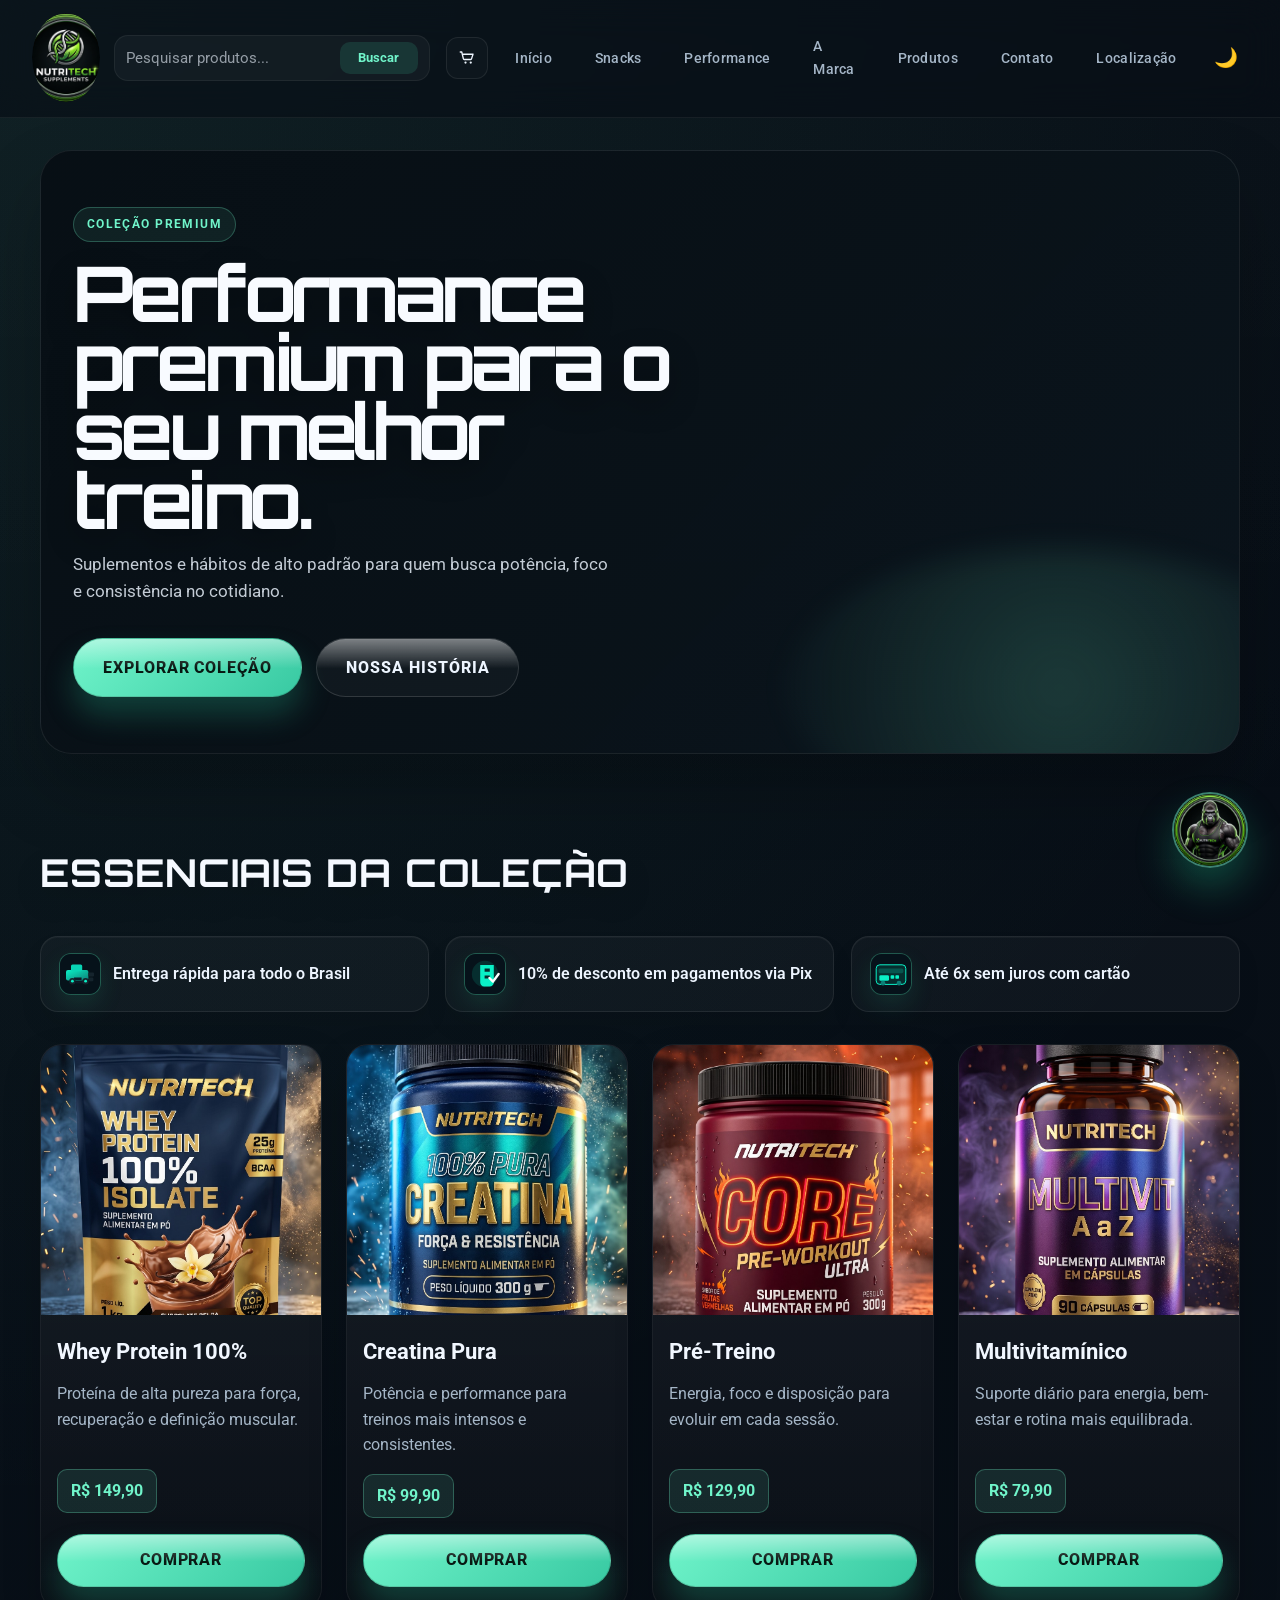
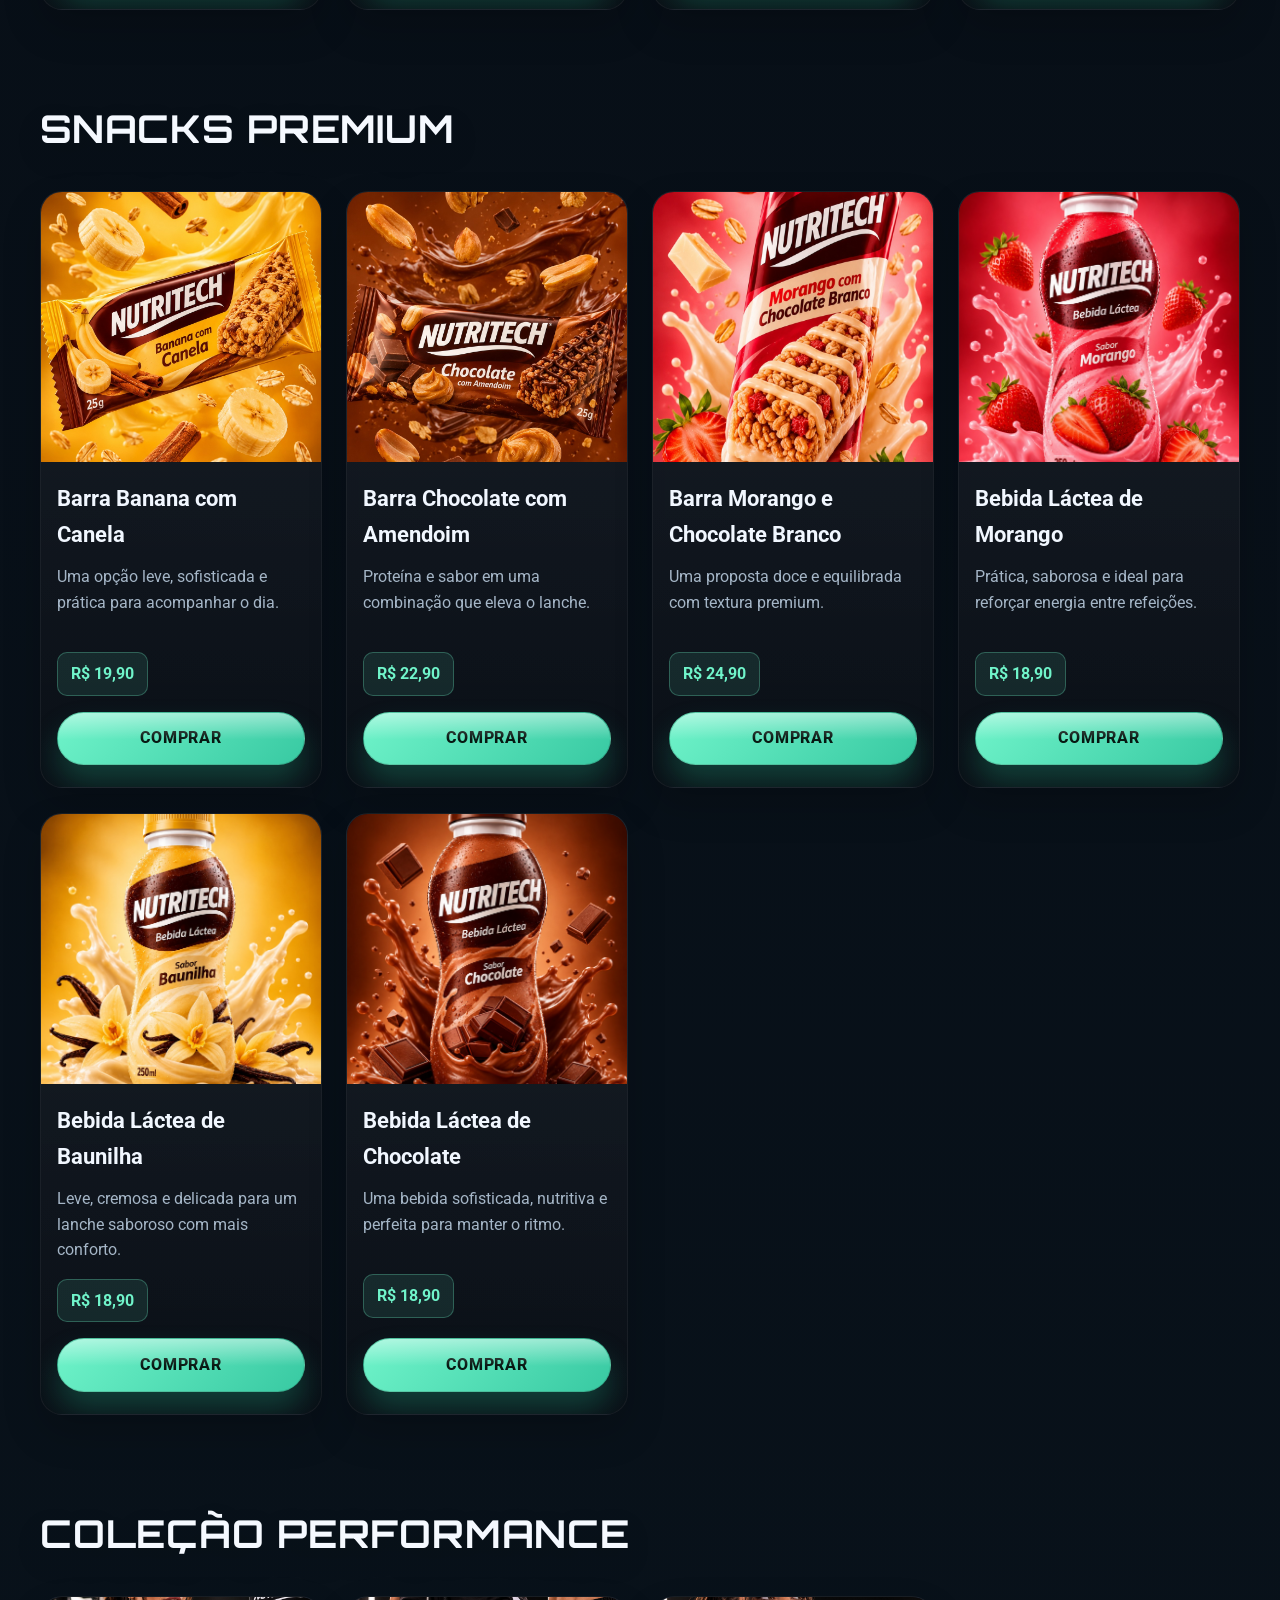
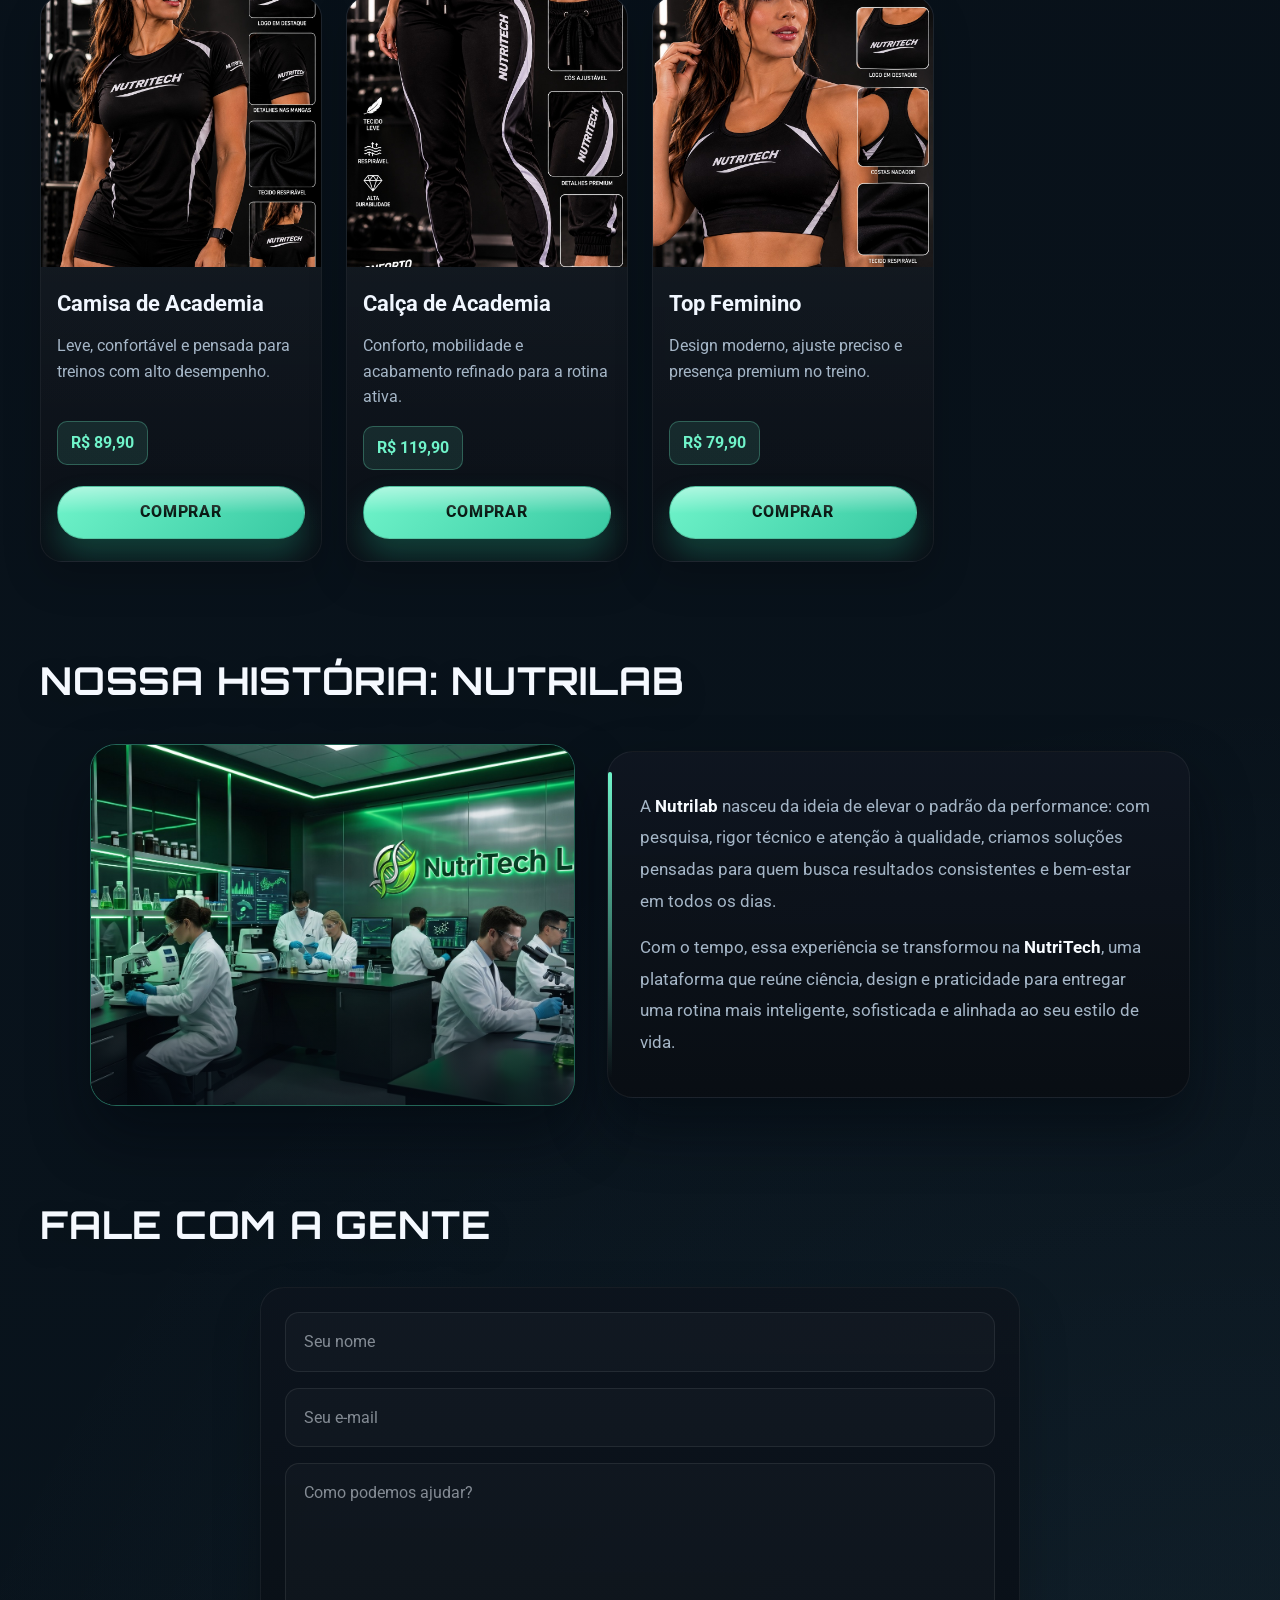
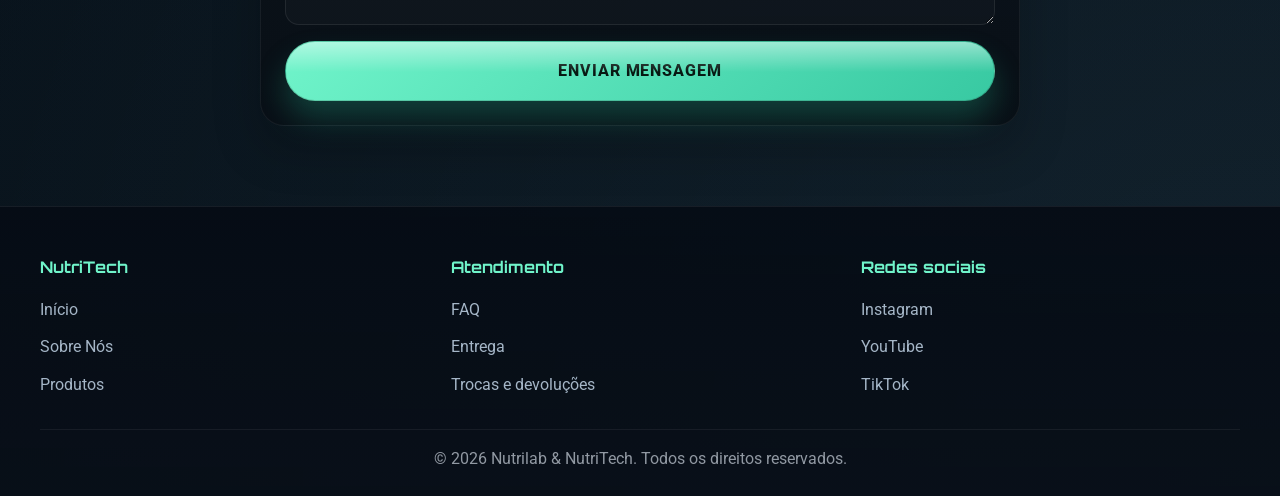
<file: index.html>
<!DOCTYPE html>
<html lang="pt-BR">
<head>
    <meta charset="UTF-8">
    <meta name="viewport" content="width=device-width, initial-scale=1.0">
    <title>NutriTech | Suplementos</title>
    <link rel="stylesheet" href="style.css">
    <link href="https://fonts.googleapis.com/css2?family=Orbitron:wght@400;700&family=Roboto:wght@300;400;700&display=swap" rel="stylesheet">
</head>
<body>
    <header>
        <div class="logo" aria-label="NutriTech logo">
            <div class="logo-mark">
                <img src="images/logo.img (2).jpeg" alt="Logo NutriTech">
            </div>
        </div>
        <div class="search-bar desktop">
            <input type="text" placeholder="Pesquisar produtos...">
            <button aria-label="Buscar">Buscar</button>
        </div>
        <nav>
            <ul class="nav-links" id="navLinks">
                <li class="search-bar mobile">
                    <input type="text" placeholder="Pesquisar...">
                    <button aria-label="Buscar">Buscar</button>
                </li>
                <li class="nav-icon-item">
                    <button class="cart-btn" aria-label="Carrinho de compras">
                        <svg viewBox="0 0 24 24" aria-hidden="true">
                            <path d="M3 4h2l2.2 9.2a1 1 0 0 0 1 .8H17a1 1 0 0 0 1-.8L20 7H7" fill="none" stroke="currentColor" stroke-width="1.8" stroke-linecap="round" stroke-linejoin="round"/>
                            <circle cx="10" cy="18" r="1.5" fill="currentColor"/>
                            <circle cx="17" cy="18" r="1.5" fill="currentColor"/>
                        </svg>
                    </button>
                </li>
                <li><a href="#inicio">Início</a></li>
                <li><a href="#snacks">Snacks</a></li>
                <li><a href="#roupas">Performance</a></li>
                <li><a href="#sobre">A Marca</a></li>
                <li><a href="#produtos">Produtos</a></li>
                <li><a href="#contato">Contato</a></li>
                <li><button class="location-btn" id="locationBtn">Localização</button></li>
                <li><button class="theme-toggle" id="themeToggle" aria-label="Alternar tema">☀️</button></li>
            </ul>
            <div class="hamburger" id="hamburger">
                <span></span>
                <span></span>
                <span></span>
            </div>
        </nav>
    </header>

    <main>
        <section id="inicio" class="hero" aria-label="Banner principal">
            <div class="hero-slides" aria-hidden="true">
                <div class="hero-slide slide-1"></div>
                <div class="hero-slide slide-2"></div>
                <div class="hero-slide slide-3"></div>
            </div>
            <div class="hero-content">
                <span class="hero-kicker">Coleção premium</span>
                <h2>Performance premium para o seu melhor treino.</h2>
                <p>Suplementos e hábitos de alto padrão para quem busca potência, foco e consistência no cotidiano.</p>
                <div class="hero-actions">
                    <a href="#produtos" class="btn-primary">Explorar coleção</a>
                    <a href="#sobre" class="btn-secondary">Nossa história</a>
                </div>
            </div>
        </section>

        <section id="produtos">
            <h2 class="section-title">Essenciais da Coleção</h2>
            <div class="benefits-strip">
                <div class="benefit-item benefit-item-1">
                    <img class="benefit-icon" src="data:image/svg+xml,%3Csvg xmlns='http://www.w3.org/2000/svg' viewBox='0 0 200 200'%3E%3Cdefs%3E%3ClinearGradient id='g' x1='0' x2='1' y1='0' y2='1'%3E%3Cstop offset='0' stop-color='%230af0c6'/%3E%3Cstop offset='1' stop-color='%230d7f77'/%3E%3C/linearGradient%3E%3C/defs%3E%3Crect width='200' height='200' rx='30' fill='%2306121a'/%3E%3Crect x='30' y='80' width='112' height='52' rx='10' fill='url(%23g)'/%3E%3Crect x='55' y='52' width='56' height='34' rx='8' fill='%2309d4b4'/%3E%3Crect x='142' y='92' width='28' height='20' rx='6' fill='%2315242d'/%3E%3Crect x='145' y='118' width='22' height='18' rx='6' fill='%2315242d'/%3E%3Cpath d='M70 118h38v12H70zm10 18h50v10H80z' fill='%230c1a28'/%3E%3Ccircle cx='62' cy='136' r='16' fill='%2315242d'/%3E%3Ccircle cx='128' cy='136' r='16' fill='%2315242d'/%3E%3Ccircle cx='62' cy='136' r='7' fill='%230af0c6'/%3E%3Ccircle cx='128' cy='136' r='7' fill='%230af0c6'/%3E%3C/svg%3E" alt="Frete grátis">
                    <span>Entrega rápida para todo o Brasil</span>
                </div>
                <div class="benefit-item benefit-item-2">
                    <img class="benefit-icon" src="data:image/svg+xml,%3Csvg xmlns='http://www.w3.org/2000/svg' viewBox='0 0 200 200'%3E%3Crect width='200' height='200' rx='30' fill='%2306121a'/%3E%3Ccircle cx='100' cy='100' r='66' fill='%230af0c6' fill-opacity='.12'/%3E%3Cpath d='M76 55v88c0 11 9 20 20 20h28c11 0 20-9 20-20V55H76zm22 18h26v16H98zm0 34h26v16H98z' fill='%230af0c6'/%3E%3Cpath d='M122 120l18 18 28-38' fill='none' stroke='%23ffffff' stroke-width='12' stroke-linecap='round' stroke-linejoin='round'/%3E%3C/svg%3E" alt="Desconto no Pix">
                    <span>10% de desconto em pagamentos via Pix</span>
                </div>
                <div class="benefit-item benefit-item-3">
                    <img class="benefit-icon" src="data:image/svg+xml,%3Csvg xmlns='http://www.w3.org/2000/svg' viewBox='0 0 200 200'%3E%3Crect width='200' height='200' rx='32' fill='%2306121a'/%3E%3Crect x='26' y='54' width='148' height='98' rx='18' fill='%230af0c6' fill-opacity='.12' stroke='%230af0c6' stroke-width='5'/%3E%3Crect x='38' y='72' width='124' height='24' rx='8' fill='%230af0c6' fill-opacity='.2'/%3E%3Crect x='42' y='106' width='48' height='28' rx='7' fill='%230af0c6'/%3E%3Crect x='98' y='106' width='18' height='18' rx='4' fill='%230af0c6'/%3E%3Crect x='122' y='106' width='18' height='18' rx='4' fill='%230af0c6'/%3E%3Ccircle cx='60' cy='146' r='12' fill='%230d7f77'/%3E%3Ccircle cx='140' cy='146' r='12' fill='%230d7f77'/%3E%3C/svg%3E" alt="Parcelamento sem juros">
                    <span>Até 6x sem juros com cartão</span>
                </div>
            </div>
            <div class="cards-container">
                <div class="card">
                    <img src="images/wheyprotein.img.jpeg" alt="Whey Protein">
                    <div class="card-content">
                        <h3>Whey Protein 100%</h3>
                        <p>Proteína de alta pureza para força, recuperação e definição muscular.</p>
                        <div class="price">R$ 149,90</div>
                        <button class="btn-buy">Comprar</button>
                    </div>
                </div>
                <div class="card">
                    <img src="images/creatina.img.jpeg" alt="Creatina">
                    <div class="card-content">
                        <h3>Creatina Pura</h3>
                        <p>Potência e performance para treinos mais intensos e consistentes.</p>
                        <div class="price">R$ 99,90</div>
                        <button class="btn-buy">Comprar</button>
                    </div>
                </div>
                <div class="card">
                    <img src="images/preworkout.img.jpeg" alt="Pré-Treino">
                    <div class="card-content">
                        <h3>Pré-Treino</h3>
                        <p>Energia, foco e disposição para evoluir em cada sessão.</p>
                        <div class="price">R$ 129,90</div>
                        <button class="btn-buy">Comprar</button>
                    </div>
                </div>
                <div class="card">
                    <img src="images/multivitaminico.img.jpeg" alt="Vitaminas">
                    <div class="card-content">
                        <h3>Multivitamínico</h3>
                        <p>Suporte diário para energia, bem-estar e rotina mais equilibrada.</p>
                        <div class="price">R$ 79,90</div>
                        <button class="btn-buy">Comprar</button>
                    </div>
                </div>
            </div>
        </section>

        <section id="snacks">
            <h2 class="section-title">Snacks Premium</h2>
            <div class="cards-container">
                <div class="card">
                    <img src="images/barra de cereal banana com canela.img.jpg" alt="Barra de cereal banana com canela">
                    <div class="card-content">
                        <h3>Barra Banana com Canela</h3>
                        <p>Uma opção leve, sofisticada e prática para acompanhar o dia.</p>
                        <div class="price">R$ 19,90</div>
                        <button class="btn-buy">Comprar</button>
                    </div>
                </div>
                <div class="card">
                    <img src="images/barra de cereal chocolate com amendoim.img.jpg" alt="Barra de cereal chocolate com amendoim">
                    <div class="card-content">
                        <h3>Barra Chocolate com Amendoim</h3>
                        <p>Proteína e sabor em uma combinação que eleva o lanche.</p>
                        <div class="price">R$ 22,90</div>
                        <button class="btn-buy">Comprar</button>
                    </div>
                </div>
                <div class="card">
                    <img src="images/Barra de cereal morango e chocolate branco.img.jpg" alt="Barra de cereal morango e chocolate branco">
                    <div class="card-content">
                        <h3>Barra Morango e Chocolate Branco</h3>
                        <p>Uma proposta doce e equilibrada com textura premium.</p>
                        <div class="price">R$ 24,90</div>
                        <button class="btn-buy">Comprar</button>
                    </div>
                </div>
                <div class="card">
                    <img src="images/bebida lactea morango.img.jpg" alt="Bebida láctea de morango">
                    <div class="card-content">
                        <h3>Bebida Láctea de Morango</h3>
                        <p>Prática, saborosa e ideal para reforçar energia entre refeições.</p>
                        <div class="price">R$ 18,90</div>
                        <button class="btn-buy">Comprar</button>
                    </div>
                </div>
                <div class="card">
                    <img src="images/bebida lactea baunilha.img.jpg" alt="Bebida láctea de baunilha">
                    <div class="card-content">
                        <h3>Bebida Láctea de Baunilha</h3>
                        <p>Leve, cremosa e delicada para um lanche saboroso com mais conforto.</p>
                        <div class="price">R$ 18,90</div>
                        <button class="btn-buy">Comprar</button>
                    </div>
                </div>
                <div class="card">
                    <img src="images/bebida lactea chocolate.img.jpg" alt="Bebida láctea de chocolate">
                    <div class="card-content">
                        <h3>Bebida Láctea de Chocolate</h3>
                        <p>Uma bebida sofisticada, nutritiva e perfeita para manter o ritmo.</p>
                        <div class="price">R$ 18,90</div>
                        <button class="btn-buy">Comprar</button>
                    </div>
                </div>
            </div>
        </section>

        <section id="roupas">
            <h2 class="section-title">Coleção Performance</h2>
            <div class="cards-container">
                <div class="card">
                    <img src="images/camisa de academia.img.jpg" alt="Camisa de academia">
                    <div class="card-content">
                        <h3>Camisa de Academia</h3>
                        <p>Leve, confortável e pensada para treinos com alto desempenho.</p>
                        <div class="price">R$ 89,90</div>
                        <button class="btn-buy">Comprar</button>
                    </div>
                </div>
                <div class="card">
                    <img src="images/calça de academia.img.jpg" alt="Calça de academia">
                    <div class="card-content">
                        <h3>Calça de Academia</h3>
                        <p>Conforto, mobilidade e acabamento refinado para a rotina ativa.</p>
                        <div class="price">R$ 119,90</div>
                        <button class="btn-buy">Comprar</button>
                    </div>
                </div>
                <div class="card">
                    <img src="images/top feminino.img.jpg" alt="Top feminino de academia">
                    <div class="card-content">
                        <h3>Top Feminino</h3>
                        <p>Design moderno, ajuste preciso e presença premium no treino.</p>
                        <div class="price">R$ 79,90</div>
                        <button class="btn-buy">Comprar</button>
                    </div>
                </div>
            </div>
        </section>

        <section id="sobre">
            <h2 class="section-title">Nossa História: Nutrilab</h2>
            <div class="sobre-grid">
                <div class="sobre-image-box">
                    <img src="images/Nutritechlab.img.jpeg" alt="Laboratório Nutrilab">
                </div>
                <div class="sobre-content">
                    <p style="margin-bottom: 15px;">A <strong>Nutrilab</strong> nasceu da ideia de elevar o padrão da performance: com pesquisa, rigor técnico e atenção à qualidade, criamos soluções pensadas para quem busca resultados consistentes e bem-estar em todos os dias.</p>
                    <p>Com o tempo, essa experiência se transformou na <strong>NutriTech</strong>, uma plataforma que reúne ciência, design e praticidade para entregar uma rotina mais inteligente, sofisticada e alinhada ao seu estilo de vida.</p>
                </div>
            </div>
        </section>

        <section id="contato">
            <h2 class="section-title">Fale com a gente</h2>
            <form class="contato-form" id="contactForm">
                <input type="text" placeholder="Seu nome" required>
                <input type="email" placeholder="Seu e-mail" required>
                <textarea placeholder="Como podemos ajudar?" rows="5" required></textarea>
                <button type="submit" class="btn-primary">Enviar mensagem</button>
            </form>
        </section>
    </main>

    <footer>
        <div class="footer-grid">
            <div class="footer-col">
                <h4>NutriTech</h4>
                <ul>
                    <li><a href="#inicio">Início</a></li>
                    <li><a href="#sobre">Sobre Nós</a></li>
                    <li><a href="#produtos">Produtos</a></li>
                </ul>
            </div>
            <div class="footer-col">
                <h4>Atendimento</h4>
                <ul>
                    <li><a href="#">FAQ</a></li>
                    <li><a href="#">Entrega</a></li>
                    <li><a href="#">Trocas e devoluções</a></li>
                </ul>
            </div>
            <div class="footer-col">
                <h4>Redes sociais</h4>
                <ul>
                    <li><a href="#">Instagram</a></li>
                    <li><a href="#">YouTube</a></li>
                    <li><a href="#">TikTok</a></li>
                </ul>
            </div>
        </div>
        <div class="footer-bottom">
            &copy; 2026 Nutrilab & NutriTech. Todos os direitos reservados.
        </div>
    </footer>

    <div id="chatbot" class="chatbot-container" aria-live="polite">
        <div class="chatbot-header">
            <span>Max • Assistente virtual</span>
            <button id="closeChat" aria-label="Fechar chat">×</button>
        </div>
        <div class="chatbot-messages" id="chatMessages"></div>
        <div class="chatbot-input">
            <input type="text" id="chatInput" placeholder="Digite sua dúvida..." aria-label="Mensagem do chatbot">
            <button id="sendChat" type="button">Enviar</button>
        </div>
    </div>
    <button id="openChat" class="open-chat-btn" aria-label="Abrir assistente virtual Max">
        <img src="images/BotMax.img.jpeg" alt="Assistente virtual Max">
    </button>

    <script src="script.js"></script>
    <script src="chatbot.js"></script>
</body>
</html>
</file>
<file: style.css>
:root {
    --bg: #060d14;
    --bg-soft: #0f1722;
    --panel: rgba(14, 21, 31, 0.88);
    --panel-strong: rgba(10, 17, 24, 0.96);
    --panel-alt: rgba(18, 27, 39, 0.94);
    --stroke: rgba(148, 163, 184, 0.18);
    --stroke-strong: rgba(99, 240, 194, 0.46);
    --text: #edf5ff;
    --muted: #a5b6c7;
    --primary: #70f4ca;
    --primary-strong: #38c9a2;
    --secondary: #9ad9ff;
    --accent: #b69cff;
    --shadow: 0 30px 60px rgba(2, 7, 12, 0.48);
    --header-bg: rgba(7, 13, 21, 0.62);
    --header-border: rgba(255, 255, 255, 0.06);
    --header-link-hover: rgba(112, 244, 202, 0.08);
    --header-link-active: rgba(112, 244, 202, 0.14);
    --header-search-bg: rgba(255, 255, 255, 0.04);
    --header-nav-text: #dfeaf8;
    --header-search-placeholder: rgba(237, 245, 255, 0.65);
    --logo-main: #f8fbff;
    --logo-accent: var(--primary);
    --surface: rgba(255,255,255,0.02);
    --surface-strong: rgba(9, 15, 22, 0.96);
    --surface-alt: rgba(15, 22, 32, 0.96);
    --chat-bg: rgba(8, 15, 22, 0.95);
    --input-bg: rgba(255,255,255,0.02);
    --bot-message: rgba(255,255,255,0.05);
}

body.light-mode {
    --bg: #edf6ff;
    --bg-soft: #f7fbff;
    --panel: rgba(255, 255, 255, 0.9);
    --panel-strong: rgba(236, 245, 255, 0.96);
    --panel-alt: rgba(255, 255, 255, 0.92);
    --stroke: rgba(15, 23, 42, 0.12);
    --stroke-strong: rgba(31, 212, 154, 0.5);
    --text: #17212d;
    --muted: #4d5f74;
    --primary: #1cb98f;
    --primary-strong: #159f7f;
    --secondary: #2ca5d9;
    --accent: #6e5ce7;
    --shadow: 0 24px 52px rgba(15, 23, 42, 0.12);
    --header-bg: rgba(237, 246, 255, 0.54);
    --header-border: rgba(15, 23, 42, 0.06);
    --header-link-hover: rgba(28, 185, 143, 0.08);
    --header-link-active: rgba(28, 185, 143, 0.12);
    --header-search-bg: rgba(248, 250, 252, 0.72);
    --header-nav-text: #1f2d3d;
    --header-search-placeholder: rgba(23, 33, 45, 0.58);
    --logo-main: #111827;
    --logo-accent: var(--primary-strong);
    --heading-color: #111827;
    --hero-title-color: #f8fbff;
    --section-title-color: #111827;
    background:
        radial-gradient(circle at top left, rgba(28, 185, 143, 0.12), transparent 28%),
        radial-gradient(circle at bottom right, rgba(44, 165, 217, 0.10), transparent 26%),
        linear-gradient(180deg, #edf6ff 0%, #f5f9ff 100%);
    color: var(--text);
}

body.light-mode header,
body.light-mode .nav-links,
body.light-mode .search-bar,
body.light-mode .cart-btn,
body.light-mode .location-btn,
body.light-mode .theme-toggle,
body.light-mode .benefit-item,
body.light-mode .card,
body.light-mode .sobre-content,
body.light-mode .contato-form,
body.light-mode footer,
body.light-mode .chatbot-container,
body.light-mode .chatbot-header,
body.light-mode .chatbot-messages,
body.light-mode .chatbot-input {
    box-shadow: none;
}

body.light-mode header {
    background: linear-gradient(180deg, rgba(255,255,255,0.18), rgba(237,246,255,0.74));
    border-bottom: 1px solid var(--header-border);
    backdrop-filter: blur(18px);
    -webkit-backdrop-filter: blur(18px);
    box-shadow: none;
}

body.light-mode .logo {
    gap: 0.45rem;
}

body.light-mode .logo-mark {
    background: rgba(28, 185, 143, 0.08);
    border-color: rgba(28, 185, 143, 0.18);
    box-shadow: none;
}

body.light-mode .logo h1,
body.light-mode .tech-text {
    color: var(--logo-main);
    text-shadow: none;
}

body.light-mode .tech-text {
    color: var(--logo-accent);
}

body.light-mode .section-title,
body.light-mode .card-content h3,
body.light-mode .footer-col h4,
body.light-mode .sobre-content strong,
body.light-mode .sobre-content p strong,
body.light-mode .logo h1,
body.light-mode .tech-text,
body.light-mode strong,
body.light-mode b {
    color: var(--heading-color);
}

body.light-mode header,
body.light-mode .nav-links {
    background: transparent;
    border-color: transparent;
}

body.light-mode .nav-links {
    background: transparent;
    border: 0;
    box-shadow: none;
}

body.light-mode .nav-links a,
body.light-mode .location-btn,
body.light-mode .theme-toggle {
    color: var(--header-nav-text);
    background: transparent;
    border-color: transparent;
}

body.light-mode .nav-links a:hover,
body.light-mode .location-btn:hover,
body.light-mode .theme-toggle:hover,
body.light-mode .nav-links a.active {
    color: var(--header-nav-text);
    background: rgba(28, 185, 143, 0.08);
    border-color: rgba(28, 185, 143, 0.14);
}

body.light-mode .search-bar {
    background: var(--header-search-bg);
    border: 1px solid var(--header-border);
    box-shadow: none;
}

body.light-mode .search-bar input::placeholder,
body.light-mode .contato-form input::placeholder,
body.light-mode .contato-form textarea::placeholder,
body.light-mode .chatbot-input input::placeholder {
    color: var(--header-search-placeholder);
}

body.light-mode .hero {
    background: linear-gradient(135deg, rgba(11, 18, 26, 0.96), rgba(18, 27, 38, 0.9));
    border-color: rgba(28, 185, 143, 0.2);
    box-shadow: 0 30px 60px rgba(15, 23, 42, 0.08);
}

body.light-mode .hero-content h2,
body.light-mode .hero-content p {
    color: var(--hero-title-color);
    text-shadow: 0 12px 30px rgba(0, 0, 0, 0.32);
}

body.light-mode .card {
    background: linear-gradient(180deg, rgba(255,255,255,0.94), rgba(240,246,255,0.96));
    border-color: rgba(15, 23, 42, 0.08);
    box-shadow: 0 18px 32px rgba(15, 23, 42, 0.08);
}

body.light-mode .card::before {
    background: linear-gradient(180deg, rgba(28, 185, 143, 0.12), transparent 34%, transparent);
}

body.light-mode .card-content {
    background: transparent;
}

body.light-mode .card-content p,
body.light-mode .card-content h3,
body.light-mode .price,
body.light-mode .footer-col a,
body.light-mode .footer-bottom,
body.light-mode .contato-form,
body.light-mode .contato-form input,
body.light-mode .contato-form textarea {
    color: var(--text);
}

body.light-mode .sobre-content {
    background: linear-gradient(180deg, rgba(255,255,255,0.94), rgba(244,248,252,0.98));
    border-color: rgba(15, 23, 42, 0.08);
    box-shadow: 0 18px 38px rgba(15, 23, 42, 0.08);
}

body.light-mode .sobre-content p,
body.light-mode .sobre-content strong,
body.light-mode .sobre-content p strong {
    color: var(--heading-color);
}

body.light-mode .sobre-content p {
    color: var(--text);
}

body.light-mode .contato-form {
    background: linear-gradient(180deg, rgba(255,255,255,0.9), rgba(245,248,252,0.96));
    border-color: rgba(15, 23, 42, 0.08);
    box-shadow: 0 22px 48px rgba(15, 23, 42, 0.08);
}

body.light-mode .contato-form input,
body.light-mode .contato-form textarea {
    background: rgba(15, 23, 42, 0.03);
    border-color: rgba(15, 23, 42, 0.08);
    color: var(--text);
}

body.light-mode .contato-form input::placeholder,
body.light-mode .contato-form textarea::placeholder {
    color: rgba(23, 33, 45, 0.58);
}

body.light-mode footer {
    background: linear-gradient(180deg, rgba(245,249,255,0.96), rgba(232,239,248,0.98));
    border-top-color: rgba(15, 23, 42, 0.08);
}

body.light-mode .footer-col h4,
body.light-mode .footer-col a,
body.light-mode .footer-bottom {
    color: var(--heading-color);
}

body.light-mode .footer-col a {
    color: var(--muted);
}

body.light-mode .footer-col a:hover {
    color: var(--text);
}

body.light-mode .footer-bottom {
    color: rgba(23, 33, 45, 0.72);
    border-top-color: rgba(15, 23, 42, 0.08);
}

body.light-mode .theme-toggle {
    color: var(--header-nav-text);
}

body.light-mode .theme-toggle:hover {
    color: var(--header-nav-text);
}

body.light-mode .search-bar button {
    background: rgba(28, 185, 143, 0.12);
    color: var(--header-nav-text);
}

body.light-mode .btn-secondary {
    border-color: rgba(15, 23, 42, 0.12);
    background: rgba(255,255,255,0.9);
    color: #101b2b;
}

body.light-mode .nav-links a:hover::after,
body.light-mode .location-btn:hover::after,
body.light-mode .theme-toggle:hover::after {
    opacity: 1;
    transform: scaleX(1);
}

body.light-mode .nav-links a:hover::after,
body.light-mode .location-btn:hover::after,
body.light-mode .theme-toggle:hover::after {
    opacity: 1;
    transform: scaleX(1);
}

body.light-mode .chatbot-container,
body.light-mode .chatbot-header,
body.light-mode .chatbot-messages,
body.light-mode .chatbot-input {
    color: var(--text);
}

body.light-mode .message.bot {
    background: rgba(15, 23, 42, 0.05);
}

body.light-mode .message.user {
    background: rgba(28, 185, 143, 0.1);
    color: #0d4a3d;
}

* {
    box-sizing: border-box;
}

html {
    scroll-behavior: smooth;
}

body {
    margin: 0;
    font-family: 'Roboto', sans-serif;
    background:
        radial-gradient(circle at top left, rgba(99, 240, 194, 0.08), transparent 28%),
        radial-gradient(circle at bottom right, rgba(136, 216, 255, 0.08), transparent 26%),
        linear-gradient(180deg, #070d15 0%, #09141d 100%);
    color: var(--text);
    line-height: 1.6;
    transition: background-color 0.25s ease, color 0.25s ease;
}

body::before {
    content: "";
    position: fixed;
    inset: 0;
    background: linear-gradient(180deg, rgba(255,255,255,0.015), rgba(0,0,0,0));
    pointer-events: none;
    z-index: 0;
}

img {
    display: block;
    max-width: 100%;
}

button,
input,
textarea {
    font: inherit;
}

a {
    color: inherit;
    text-decoration: none;
}

header {
    position: sticky;
    top: 0;
    z-index: 30;
    display: flex;
    align-items: center;
    justify-content: space-between;
    gap: 1rem;
    padding: 0.85rem 2rem;
    background: var(--header-bg);
    backdrop-filter: blur(18px);
    -webkit-backdrop-filter: blur(18px);
    border-bottom: 1px solid var(--header-border);
    box-shadow: none;
}

.logo {
    display: flex;
    align-items: center;
    gap: 0;
    font-family: 'Orbitron', sans-serif;
    letter-spacing: 0.12em;
    min-width: 0;
}

.logo-mark {
    display: flex;
    align-items: center;
    justify-content: center;
    width: clamp(68px, 7vw, 90px);
    min-width: 68px;
    height: clamp(68px, 7vw, 90px);
    padding: 0;
    border-radius: 50%;
    background: transparent;
    border: 0;
    box-shadow: none;
    overflow: hidden;
    transform: translateY(-1px);
}

.logo-mark img {
    width: 100%;
    height: 100%;
    display: block;
    object-fit: cover;
    background: transparent;
    border-radius: 50%;
    filter: none;
}

body.light-mode .logo-mark img {
    filter: drop-shadow(0 8px 14px rgba(15, 23, 42, 0.12));
}

.logo-text {
    display: none;
}

body.light-mode .logo-mark {
    background: transparent;
    border: 0;
    box-shadow: none;
    overflow: hidden;
}

.search-bar {
    display: flex;
    align-items: center;
    gap: 0.5rem;
    width: min(420px, 100%);
    min-width: 260px;
    min-height: 40px;
    padding: 0.38rem 0.7rem;
    border-radius: 14px;
    border: 1px solid var(--header-border);
    background: var(--header-search-bg);
    box-shadow: none;
}

.search-bar.mobile {
    display: none;
}

.search-bar input {
    flex: 1;
    min-width: 0;
    background: transparent;
    border: 0;
    color: var(--text);
    outline: none;
    padding: 0.2rem 0;
    font-size: 0.95rem;
}

.search-bar input::placeholder {
    color: rgba(237, 245, 255, 0.6);
}

.search-bar button {
    border: 0;
    background: rgba(77, 242, 189, 0.12);
    color: var(--primary);
    border-radius: 10px;
    min-width: 78px;
    height: 32px;
    padding: 0.25rem 0.75rem;
    cursor: pointer;
    transition: all 0.25s ease;
    font-size: 0.8rem;
    font-weight: 700;
}

.search-bar button:hover {
    background: rgba(77, 242, 189, 0.2);
    transform: translateY(-1px);
}

nav {
    display: flex;
    align-items: center;
    gap: 1rem;
}

.nav-links {
    display: flex;
    align-items: center;
    gap: 0.75rem;
    list-style: none;
    margin: 0;
    padding: 0;
    background: transparent;
    border: 0;
    box-shadow: none;
}

.nav-links li {
    display: flex;
    align-items: center;
}

.nav-links a,
.location-btn,
.theme-toggle {
    position: relative;
    color: var(--muted);
    border-radius: 999px;
    padding: 0.62rem 0.9rem;
    font-size: 0.9rem;
    transition: background-color 0.2s ease, color 0.2s ease, border-color 0.2s ease, transform 0.2s ease;
    letter-spacing: 0.02em;
    font-weight: 500;
    border: 1px solid transparent;
    background: transparent;
}

.nav-icon-item {
    display: flex;
    align-items: center;
}

.cart-btn {
    display: inline-flex;
    align-items: center;
    justify-content: center;
    width: 42px;
    height: 42px;
    border: 1px solid rgba(255,255,255,0.08);
    border-radius: 12px;
    background: rgba(255,255,255,0.02);
    color: var(--text);
    cursor: pointer;
    transition: all 0.25s ease;
    padding: 0;
}

body.light-mode .cart-btn {
    background: rgba(255,255,255,0.45);
    border-color: rgba(15, 23, 42, 0.08);
}

.cart-btn svg {
    width: 18px;
    height: 18px;
}

.cart-btn:hover {
    background: rgba(77, 242, 189, 0.08);
    border-color: rgba(77, 242, 189, 0.2);
    color: var(--primary);
    transform: translateY(-1px);
}

.nav-links a::after,
.location-btn::after,
.theme-toggle::after {
    content: "";
    position: absolute;
    left: 0.8rem;
    right: 0.8rem;
    bottom: 0.35rem;
    height: 2px;
    border-radius: 999px;
    background: linear-gradient(90deg, transparent, var(--primary), transparent);
    opacity: 0;
    transform: scaleX(0.7);
    transition: opacity 0.2s ease, transform 0.2s ease;
}

.nav-links a:hover,
.location-btn:hover,
.theme-toggle:hover {
    color: var(--text);
    background: var(--header-link-hover);
    border-color: rgba(112, 244, 202, 0.12);
}

.nav-links a:hover::after,
.location-btn:hover::after,
.theme-toggle:hover::after {
    opacity: 1;
    transform: scaleX(1);
}

.location-btn,
.theme-toggle {
    border: 1px solid transparent;
    background: transparent;
    cursor: pointer;
}

.theme-toggle {
    display: inline-flex;
    align-items: center;
    justify-content: center;
    width: 44px;
    height: 44px;
    padding: 0;
    border-radius: 50%;
    font-size: 1.2rem;
    background: transparent;
    border-color: transparent;
}

.hamburger {
    display: none;
    flex-direction: column;
    gap: 0.3rem;
    width: 30px;
    cursor: pointer;
}

.hamburger span {
    width: 100%;
    height: 3px;
    border-radius: 999px;
    background: linear-gradient(90deg, var(--primary), var(--secondary));
}

main {
    position: relative;
    z-index: 1;
    width: min(1200px, calc(100% - 32px));
    margin: 0 auto;
}

.hero {
    position: relative;
    display: flex;
    align-items: center;
    min-height: 560px;
    padding: 2rem;
    margin-top: 2rem;
    border-radius: 32px;
    overflow: hidden;
    border: 1px solid rgba(255,255,255,0.08);
    box-shadow: 0 35px 70px rgba(0,0,0,0.22);
    background: linear-gradient(135deg, rgba(7,14,20,0.96), rgba(12,22,30,0.9));
}

body.light-mode .hero {
    background: linear-gradient(135deg, rgba(255,255,255,0.9), rgba(214, 233, 255, 0.9));
    border-color: rgba(31, 212, 154, 0.28);
}

.hero-slides {
    position: absolute;
    inset: 0;
}

.hero-slide {
    position: absolute;
    inset: 0;
    background-size: cover;
    background-position: center;
    opacity: 0;
    animation: heroSlide 18s infinite;
    transform: scale(1.05);
}

.hero-slide.slide-1 {
    background-image: linear-gradient(120deg, rgba(7, 13, 19, 0.8), rgba(9, 14, 21, 0.72)),
        url('https://images.unsplash.com/photo-1517836357463-d25dfeac3438?auto=format&fit=crop&w=1400&q=80');
    animation-delay: 0s;
}

.hero-slide.slide-2 {
    background-image: linear-gradient(120deg, rgba(7, 13, 19, 0.8), rgba(9, 14, 21, 0.72)),
        url('https://images.unsplash.com/photo-1534438327276-14e5300c3a48?auto=format&fit=crop&w=1400&q=80');
    animation-delay: 6s;
}

.hero-slide.slide-3 {
    background-image: linear-gradient(120deg, rgba(7, 13, 19, 0.8), rgba(9, 14, 21, 0.72)),
        url('https://images.unsplash.com/photo-1571019613454-1cb2f99b2d8b?auto=format&fit=crop&w=1400&q=80');
    animation-delay: 12s;
}

.hero::before {
    content: "";
    position: absolute;
    right: -8%;
    bottom: -12%;
    width: 46%;
    height: 46%;
    border-radius: 50%;
    background: radial-gradient(circle, rgba(112, 244, 202, 0.18), rgba(112, 244, 202, 0));
    filter: blur(14px);
}

.hero::after {
    content: "";
    position: absolute;
    inset: 0;
    background: linear-gradient(135deg, rgba(9, 15, 22, 0.22), rgba(9, 15, 22, 0.04));
    pointer-events: none;
}

.hero-content {
    position: relative;
    z-index: 1;
    max-width: 620px;
    padding: 1.5rem 0;
}

.hero-kicker {
    display: inline-flex;
    align-items: center;
    gap: 0.45rem;
    margin-bottom: 1rem;
    padding: 0.45rem 0.8rem;
    border-radius: 999px;
    border: 1px solid rgba(112, 244, 202, 0.26);
    background: rgba(112, 244, 202, 0.08);
    color: var(--primary);
    letter-spacing: 0.12em;
    font-size: 0.74rem;
    font-weight: 700;
    text-transform: uppercase;
}

.hero-content h2 {
    margin: 0 0 1rem;
    font-family: 'Orbitron', sans-serif;
    font-size: clamp(2.4rem, 6vw, 5.6rem);
    line-height: 0.9;
    letter-spacing: -0.06em;
    color: var(--hero-title-color, #f8fbff);
    text-shadow: 0 12px 30px rgba(0, 0, 0, 0.32);
}

.hero-content p {
    margin: 0 0 2rem;
    font-size: 1.08rem;
    color: rgba(237, 245, 255, 0.82);
    max-width: 540px;
}

.hero-actions {
    display: flex;
    flex-wrap: wrap;
    gap: 0.9rem;
    align-items: center;
}

.btn-primary,
.btn-secondary,
.btn-buy {
    position: relative;
    display: inline-flex;
    align-items: center;
    justify-content: center;
    border-radius: 999px;
    font-weight: 800;
    text-transform: uppercase;
    letter-spacing: 0.06em;
    cursor: pointer;
    transition: transform 0.25s ease, box-shadow 0.25s ease, filter 0.25s ease, border-color 0.25s ease;
    overflow: hidden;
}

.btn-primary,
.btn-buy {
    border: 1px solid rgba(12, 25, 18, 0.18);
    background: linear-gradient(135deg, var(--primary), var(--primary-strong));
    color: #071812;
    box-shadow: 0 18px 30px rgba(38, 197, 153, 0.26);
}

.btn-secondary {
    border: 1px solid rgba(255,255,255,0.14);
    background: rgba(255,255,255,0.03);
    color: var(--text);
    box-shadow: inset 0 1px 0 rgba(255,255,255,0.04);
}

.btn-primary,
.btn-secondary {
    padding: 1rem 1.8rem;
}

.btn-primary::before,
.btn-secondary::before,
.btn-buy::before {
    content: "";
    position: absolute;
    inset: 0;
    background: linear-gradient(180deg, rgba(255,255,255,0.5), rgba(255,255,255,0) 52%);
    opacity: 0.9;
    pointer-events: none;
}

.btn-primary:hover,
.btn-secondary:hover,
.btn-buy:hover {
    transform: translateY(-2px) scale(1.01);
    box-shadow: 0 22px 36px rgba(38, 197, 153, 0.36);
    filter: brightness(1.04);
}

.btn-secondary:hover {
    border-color: rgba(255,255,255,0.22);
}

#produtos,
#snacks,
#roupas,
#sobre,
#contato {
    padding: 5.5rem 0 0;
}

.section-title {
    margin: 0 0 2rem;
    font-family: 'Orbitron', sans-serif;
    font-size: clamp(2rem, 3vw, 2.8rem);
    color: var(--section-title-color, #f5f9ff);
    letter-spacing: 0.02em;
    text-transform: uppercase;
    text-shadow: 0 12px 28px rgba(0,0,0,0.18);
}

.benefits-strip {
    display: grid;
    grid-template-columns: repeat(3, minmax(0, 1fr));
    gap: 1rem;
    margin: 0 0 2rem;
}

.benefit-item {
    display: flex;
    align-items: center;
    gap: 0.8rem;
    padding: 1rem 1.1rem;
    border-radius: 18px;
    background: rgba(255,255,255,0.03);
    border: 1px solid rgba(255,255,255,0.08);
    color: var(--text);
    font-weight: 600;
    box-shadow: inset 0 1px 0 rgba(255,255,255,0.03), 0 14px 22px rgba(0,0,0,0.08);
    opacity: 0;
    transform: translateY(18px);
    animation: benefitRise 0.7s ease forwards;
    transition: transform 0.28s ease, border-color 0.28s ease, box-shadow 0.28s ease;
}

.benefit-item:hover {
    transform: translateY(-4px) scale(1.01);
    border-color: rgba(112, 244, 202, 0.28);
    box-shadow: 0 18px 28px rgba(0,0,0,0.18);
}

.benefit-item-1 { animation-delay: 0.1s; }
.benefit-item-2 { animation-delay: 0.2s; }
.benefit-item-3 { animation-delay: 0.3s; }

.benefit-icon {
    display: block;
    width: 42px;
    height: 42px;
    border-radius: 12px;
    object-fit: cover;
    background: rgba(77, 242, 189, 0.12);
    border: 1px solid rgba(77, 242, 189, 0.2);
    box-shadow: 0 10px 24px rgba(31, 212, 154, 0.12);
    transition: transform 0.35s ease, filter 0.35s ease;
}

.benefit-item:hover .benefit-icon {
    transform: scale(1.08);
    filter: saturate(1.15);
}

.cards-container {
    display: grid;
    grid-template-columns: repeat(4, minmax(0, 1fr));
    gap: 1.5rem;
}

.card {
    position: relative;
    display: flex;
    flex-direction: column;
    overflow: hidden;
    border-radius: 22px;
    background: linear-gradient(180deg, rgba(18, 24, 34, 0.92), rgba(10, 16, 22, 0.96));
    border: 1px solid rgba(255,255,255,0.06);
    box-shadow: 0 18px 38px rgba(0,0,0,0.18);
    transition: transform 0.28s ease, border-color 0.28s ease, box-shadow 0.28s ease, filter 0.28s ease;
    will-change: transform;
}

.card::before {
    content: "";
    position: absolute;
    inset: 0;
    background: linear-gradient(180deg, rgba(112,244,202,0.10), transparent 34%, transparent);
    opacity: 0;
    transition: opacity 0.25s ease;
}

.card:hover {
    transform: translateY(-8px) scale(1.015);
    border-color: rgba(112, 244, 202, 0.48);
    box-shadow: 0 26px 60px rgba(0, 0, 0, 0.34);
    filter: brightness(1.04);
}

.card:hover::before {
    opacity: 1;
}

.card img {
    width: 100%;
    height: 270px;
    object-fit: cover;
    transition: transform 0.35s ease, filter 0.35s ease;
}

.card:hover img {
    transform: scale(1.06);
    filter: saturate(1.12);
}

.card-content {
    position: relative;
    z-index: 1;
    display: flex;
    flex: 1;
    flex-direction: column;
    padding: 1.2rem 1rem 1.4rem;
    background: linear-gradient(180deg, rgba(255,255,255,0.02), transparent);
}

.card-content h3 {
    margin: 0 0 0.7rem;
    font-size: 1.4rem;
    color: var(--heading-color, #f1f7ff);
}

.card-content p {
    margin: 0 0 1rem;
    color: var(--muted);
    min-height: 72px;
}

.price {
    display: inline-flex;
    align-items: center;
    align-self: flex-start;
    margin-bottom: 1rem;
    padding: 0.5rem 0.8rem;
    border-radius: 10px;
    background: rgba(112, 244, 202, 0.1);
    border: 1px solid rgba(112, 244, 202, 0.28);
    color: var(--primary);
    font-weight: 700;
}

.btn-buy {
    width: 100%;
    padding: 0.8rem 1rem;
    margin-top: auto;
    border: 1px solid rgba(12, 25, 18, 0.18);
    background: linear-gradient(135deg, var(--primary), var(--primary-strong));
}

.sobre-grid {
    display: grid;
    grid-template-columns: minmax(0, 1fr) minmax(0, 1.2fr);
    gap: 2rem;
    align-items: center;
    max-width: 1100px;
    width: 100%;
    margin: 0 auto;
}

.sobre-image-box {
    position: relative;
    min-height: 360px;
    border-radius: 26px;
    overflow: hidden;
    border: 1px solid rgba(77, 242, 189, 0.38);
    background: rgba(10, 17, 25, 0.8);
    box-shadow: var(--shadow);
}

.sobre-image-box::after {
    content: "";
    position: absolute;
    inset: auto 0 0 0;
    height: 42%;
    background: linear-gradient(180deg, transparent, rgba(5, 11, 20, 0.72));
}

.sobre-image-box img {
    width: 100%;
    height: 100%;
    min-height: 360px;
    object-fit: cover;
    display: block;
}

.sobre-content {
    position: relative;
    background: linear-gradient(180deg, rgba(15, 22, 32, 0.96), rgba(9, 14, 20, 0.98));
    border: 1px solid rgba(255,255,255,0.06);
    border-radius: 26px;
    padding: 2.4rem 2rem;
    box-shadow: var(--shadow);
}

.sobre-content::before {
    content: "";
    position: absolute;
    left: 0;
    top: 1.2rem;
    bottom: 1.2rem;
    width: 4px;
    border-radius: 999px;
    background: linear-gradient(180deg, var(--primary), transparent);
}

.sobre-content p {
    margin: 0 0 1.2rem;
    color: var(--muted);
    line-height: 1.9;
    font-size: 1.04rem;
}

.sobre-content p:last-child {
    margin-bottom: 0;
}

.sobre-content strong {
    color: var(--heading-color, #f7fbff);
}

.contato-form {
    max-width: 760px;
    margin: 0 auto;
    display: grid;
    gap: 1rem;
    padding: 1.5rem;
    border-radius: 24px;
    background: linear-gradient(180deg, rgba(13, 20, 29, 0.92), rgba(9, 15, 22, 0.96));
    border: 1px solid rgba(255,255,255,0.06);
    box-shadow: 0 22px 48px rgba(0,0,0,0.22);
}

.contato-form input,
.contato-form textarea {
    width: 100%;
    background: rgba(255,255,255,0.025);
    border: 1px solid rgba(255,255,255,0.08);
    border-radius: 14px;
    color: var(--text);
    padding: 1rem 1.1rem;
    resize: vertical;
    transition: all 0.25s ease;
}

.contato-form input::placeholder,
.contato-form textarea::placeholder {
    color: rgba(237,245,255,0.52);
}

.contato-form input:focus,
.contato-form textarea:focus {
    outline: none;
    border-color: rgba(77, 242, 189, 0.7);
    box-shadow: 0 0 0 4px rgba(77, 242, 189, 0.12);
    transform: translateY(-1px);
}

footer {
    margin-top: 5rem;
    padding: 3rem 2rem 1.5rem;
    background: linear-gradient(180deg, rgba(5, 11, 20, 0.9), rgba(8, 15, 24, 0.96));
    border-top: 1px solid rgba(255,255,255,0.06);
}

.footer-grid {
    width: min(1200px, 100%);
    margin: 0 auto 2rem;
    display: grid;
    grid-template-columns: repeat(3, minmax(0, 1fr));
    gap: 2rem;
}

.footer-col h4 {
    margin: 0 0 1rem;
    font-family: 'Orbitron', sans-serif;
    color: var(--primary);
}

.footer-col ul {
    margin: 0;
    padding: 0;
    list-style: none;
    display: grid;
    gap: 0.75rem;
}

.footer-col a {
    color: var(--muted);
    transition: color 0.2s ease;
}

.footer-col a:hover {
    color: var(--text);
}

.footer-bottom {
    width: min(1200px, 100%);
    margin: 0 auto;
    padding-top: 1rem;
    border-top: 1px solid rgba(255,255,255,0.06);
    text-align: center;
    color: rgba(237,245,255,0.6);
}

.chatbot-container {
    position: fixed;
    right: 2rem;
    bottom: 2rem;
    z-index: 40;
    display: none;
    flex-direction: column;
    width: min(360px, calc(100vw - 2rem));
    border-radius: 22px 22px 18px 18px;
    overflow: hidden;
    background: var(--surface-strong);
    border: 1px solid rgba(77, 242, 189, 0.28);
    box-shadow: 0 26px 60px rgba(0,0,0,0.34);
}

.chatbot-container.active {
    display: flex;
}

.chatbot-header {
    display: flex;
    align-items: center;
    justify-content: space-between;
    padding: 0.9rem 1rem;
    background: linear-gradient(180deg, rgba(18, 27, 39, 1), rgba(14, 20, 29, 1));
    color: var(--primary);
    font-weight: 700;
}

.chatbot-header button {
    border: 0;
    background: transparent;
    color: var(--text);
    cursor: pointer;
    font-size: 1rem;
}

.chatbot-messages {
    display: flex;
    flex-direction: column;
    gap: 0.8rem;
    max-height: 260px;
    padding: 1rem;
    overflow-y: auto;
    background: var(--chat-bg);
}

.message {
    max-width: 85%;
    padding: 0.8rem 0.9rem;
    border-radius: 14px;
    line-height: 1.5;
}

.message.bot {
    align-self: flex-start;
    background: var(--bot-message);
    color: var(--text);
}

.message.user {
    align-self: flex-end;
    background: rgba(77, 242, 189, 0.12);
    color: #dffcf2;
}

.chatbot-input {
    display: flex;
    gap: 0.5rem;
    padding: 0.8rem 1rem 1rem;
    background: var(--surface-strong);
}

.chatbot-input input {
    flex: 1;
    background: var(--input-bg);
    border: 1px solid rgba(255,255,255,0.08);
    border-radius: 12px;
    color: var(--text);
    padding: 0.7rem 0.8rem;
}

.chatbot-input button {
    border: 1px solid rgba(12, 25, 18, 0.18);
    border-radius: 12px;
    padding: 0.75rem 1rem;
    background: linear-gradient(135deg, var(--primary), var(--primary-strong));
    color: #071812;
    font-weight: 800;
    cursor: pointer;
}

.open-chat-btn {
    position: fixed;
    right: 2rem;
    bottom: 2rem;
    z-index: 35;
    display: inline-flex;
    align-items: center;
    justify-content: center;
    width: 76px;
    height: 76px;
    padding: 0;
    border: 2px solid rgba(112, 244, 202, 0.5);
    border-radius: 50%;
    background: linear-gradient(135deg, rgba(7, 17, 24, 0.96), rgba(10, 20, 26, 0.96));
    cursor: pointer;
    box-shadow: 0 20px 38px rgba(31, 212, 154, 0.28);
    transition: all 0.25s ease;
    overflow: hidden;
}

.open-chat-btn img {
    width: 100%;
    height: 100%;
    object-fit: cover;
    display: block;
    border-radius: 50%;
}

.open-chat-btn:hover {
    transform: translateY(-2px) scale(1.04);
    box-shadow: 0 26px 42px rgba(31, 212, 154, 0.36);
}

@media (max-width: 992px) {
    header {
        flex-wrap: wrap;
        padding: 1rem 1.2rem;
    }

    nav {
        width: 100%;
        justify-content: space-between;
    }

    .desktop {
        display: none;
    }

    .search-bar.mobile {
        display: flex;
        width: 100%;
        min-width: 0;
    }

    .hamburger {
        display: flex;
    }

    .nav-links {
        position: absolute;
        top: 100%;
        left: 0;
        right: 0;
        display: none;
        flex-direction: column;
        align-items: flex-start;
        padding: 1rem;
        background: rgba(5, 11, 20, 0.96);
        border-bottom: 1px solid rgba(255,255,255,0.06);
    }

    body.light-mode .nav-links {
        background: rgba(255, 255, 255, 0.72);
        border-bottom: 1px solid rgba(15, 23, 42, 0.08);
    }

    .nav-links.active {
        display: flex;
    }

    .benefits-strip {
        grid-template-columns: 1fr;
    }

    .cards-container {
        grid-template-columns: repeat(2, minmax(0, 1fr));
    }

    .sobre-grid {
        grid-template-columns: 1fr;
        gap: 1.5rem;
    }

    .footer-grid {
        grid-template-columns: 1fr;
    }
}

@media (max-width: 576px) {
    .hero {
        min-height: 420px;
        padding: 1.3rem;
    }

    .hero-content h2 {
        font-size: 2.4rem;
    }

    .cards-container {
        grid-template-columns: 1fr;
    }

    .open-chat-btn,
    .chatbot-container {
        right: 1rem;
        bottom: 1rem;
    }

    .logo {
        width: 100%;
    }
}

@keyframes heroSlide {
    0% {
        opacity: 0;
    }
    10% {
        opacity: 1;
    }
    33% {
        opacity: 1;
    }
    43% {
        opacity: 0;
    }
    100% {
        opacity: 0;
    }
}

@keyframes benefitRise {
    from {
        opacity: 0;
        transform: translateY(20px) scale(0.98);
    }
    to {
        opacity: 1;
        transform: translateY(0) scale(1);
    }
}

@keyframes rise {
    from {
        opacity: 0;
        transform: translateY(18px);
    }
    to {
        opacity: 1;
        transform: translateY(0);
    }
}

.hero-content,
.card,
.sobre-content,
.contato-form {
    animation: rise 0.75s ease both;
}
</file>
